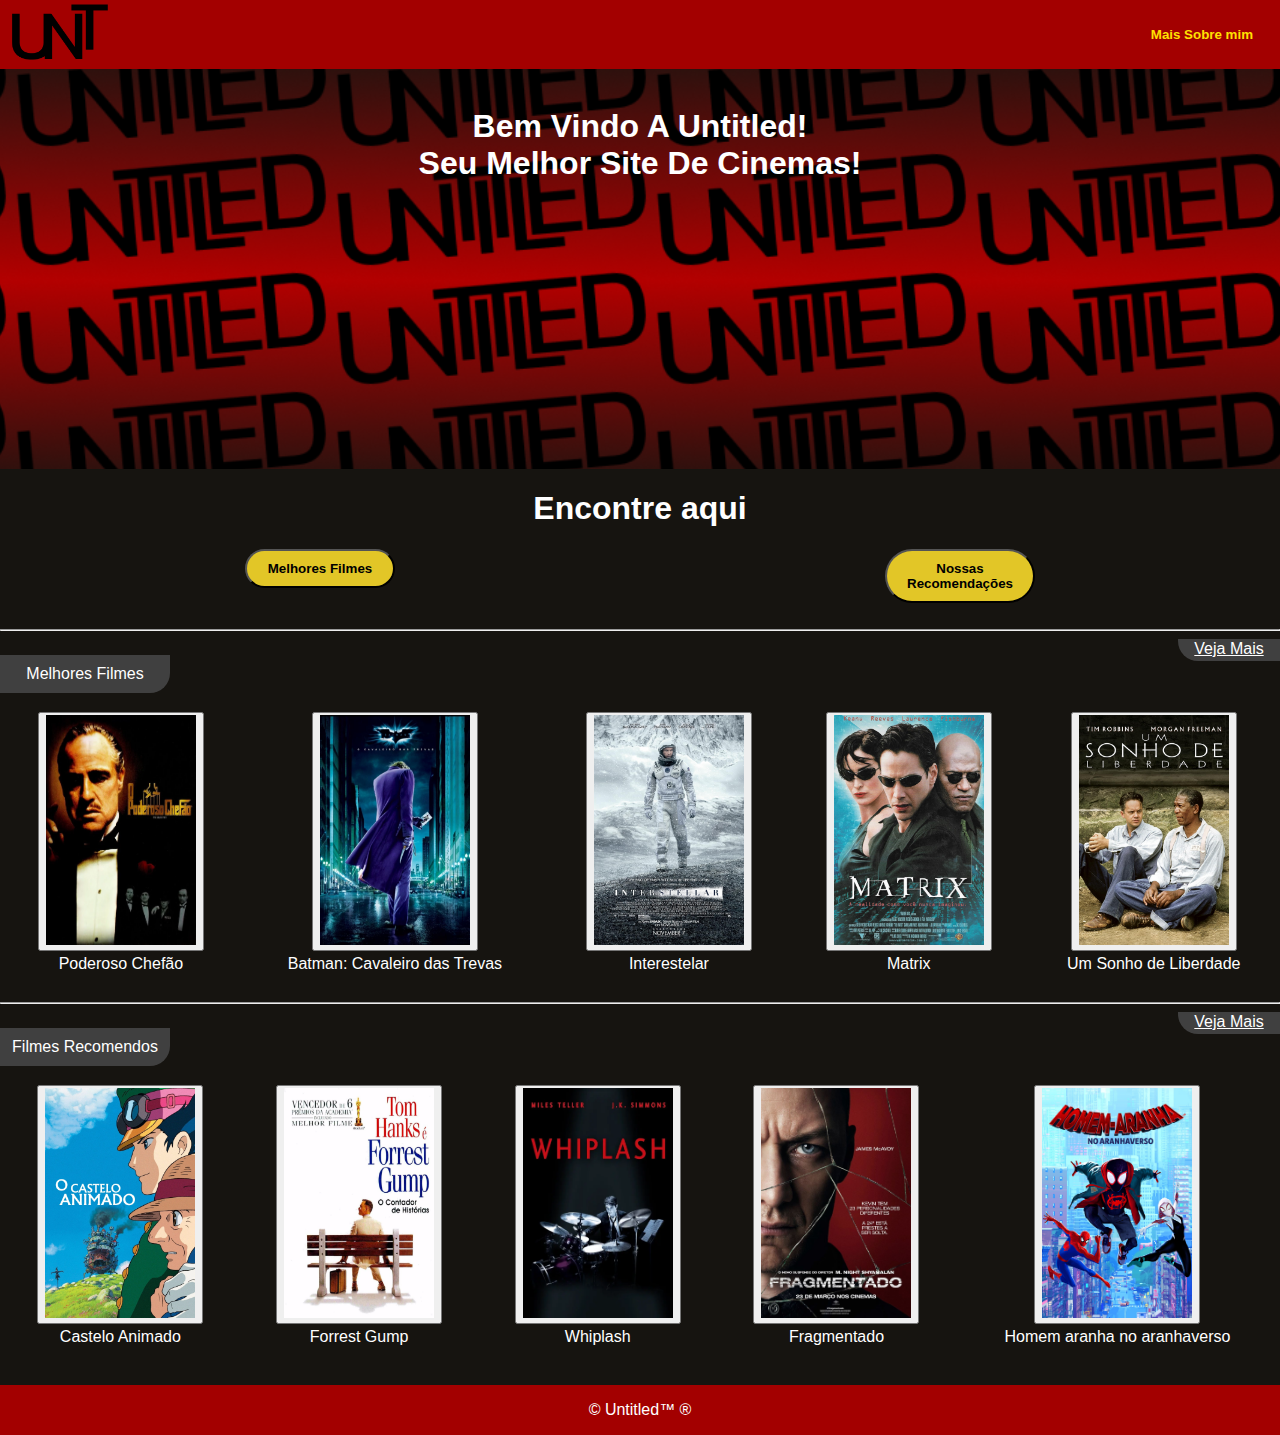
<file: index.html>
<!DOCTYPE html>
<html lang="en">

<head>
    <meta charset="UTF-8">
    <meta name="viewport" content="width=device-width, initial-scale=1.0">
    <link rel="stylesheet" href="style.css">
    <title>Untitled.com</title>
    <link rel="icon" href="./imgs/icon.ico">
</head>

<body>
    <header>
        <div>
            <a href="./index.html">
                <button style="background-color: rgba(0, 0, 0, 0);">
                    <img src="./imgs/UNTITLEDmini.png" , width="100PX">
                </button>
            </a>
        </div>
        <div>
            <a href="sobremim.html"><button id="sobremimButton"><strong>Mais Sobre mim</strong></button></a>
        </div>
    </header>

    <main>
        <div id="welcome">
            <br>
            <h1>Bem vindo a Untitled!
                <br>Seu melhor site de cinemas!
            </h1>
            <h3></h3>
        </div>

        <h1>Encontre aqui</h1>
        <nav>
            <div id="MainButtons">
                <a href="#bestfilms"><button id="Ybutton"><strong>Melhores
                            Filmes</strong></button></a>
                <a href="#recomendados"><button id="Ybutton"><strong>Nossas
                            Recomendações</strong></button></a>
            </div>
        </nav>
        <br>
        <hr>

        <section id="titles">
            <p id="indexTitles">Melhores Filmes</p>
            <a href , id="vejamais">Veja Mais</a>
        </section>

        <div>
            <table border="0" , id="bestfilms">
                <tr>
                    <td><a href="./Filmes/poderosochef.html"><button class="InvButton"><img src="./imgs/poderosochef.webp"
                                    width="150px" , height="230px"></button></a></td>
                    <td><a href="./Filmes/batman.html"><button class="InvButton"><img src="./imgs/batman.jpg"
                                    width="150px" , height="230px"></button></a></td>
                    <td><a href="./Filmes/interetelar.html"><button class="InvButton"><img src="./imgs/interestelar.jpeg"
                                    width="150px" , height="230px"></button></a></td>
                    <td><a href="./Filmes/matrix.html"><button class="InvButton"><img src="./imgs/matrix.jpeg"
                                    width="150px" , height="230px"></button></a></td>
                    <td><a href="./Filmes/sonhoLiberdade.html"><button class="InvButton"><img
                                    src="./imgs/sonho de liberdade.jpg" width="150px" , height="230px"></button></a>
                    </td>
                </tr>
                <tr>
                    <td>Poderoso Chefão</td>
                    <td>Batman: Cavaleiro das Trevas</td>
                    <td>Interestelar</a></td>
                    <td>Matrix</td>
                    <td>Um Sonho de Liberdade</td>
                </tr>
            </table>
        </div>

        <br>
        <hr>

        <section id="titles">
            <p id="indexTitles">Filmes Recomendos</p>
            <a href , id="vejamais">Veja Mais</a>
        </section>
        <table id="recomendados">
            <tr>
                <td><a href="./Filmes/casteloanimado.html"><button class="InvButton"><img src="./imgs/CasteloAnimado.webp"
                                width="150px" , height="230px"></button></a></td>
                <td><a href="./Filmes/forrestgump.html"><button class="InvButton"><img src="./imgs/ForrestGumpPoster.jpg"
                                width="150px" , height="230px"></button></a></td>
                <td><a href="./Filmes/whiplash.html"><button class="InvButton"><img src="./imgs/whiplash.webp" width="150px" ,
                                height="230px"></button></a></td>
                <td><a href="./Filmes/fragmentado.html"><button class="InvButton"><img src="./imgs/Fragmentado.jpg"
                                width="150px" , height="230px"></button></a></td>
                <td><a href="./Filmes/aranhaverso.html"><button class="InvButton"><img src="./imgs/spiderverse.jpg"
                                width="150px" , height="230px"></button></a></td>
            </tr>
            <tr>
                <td>Castelo Animado</td>
                <td>Forrest Gump</td>
                <td>Whiplash</td>
                <td>Fragmentado</td>
                <td>Homem aranha no aranhaverso</td>
            </tr>
        </table>
        <br>
        <br>
    </main>

    <footer>
        <p>&copy Untitled™ &reg</p>
    </footer>
</body>

</html>
</file>
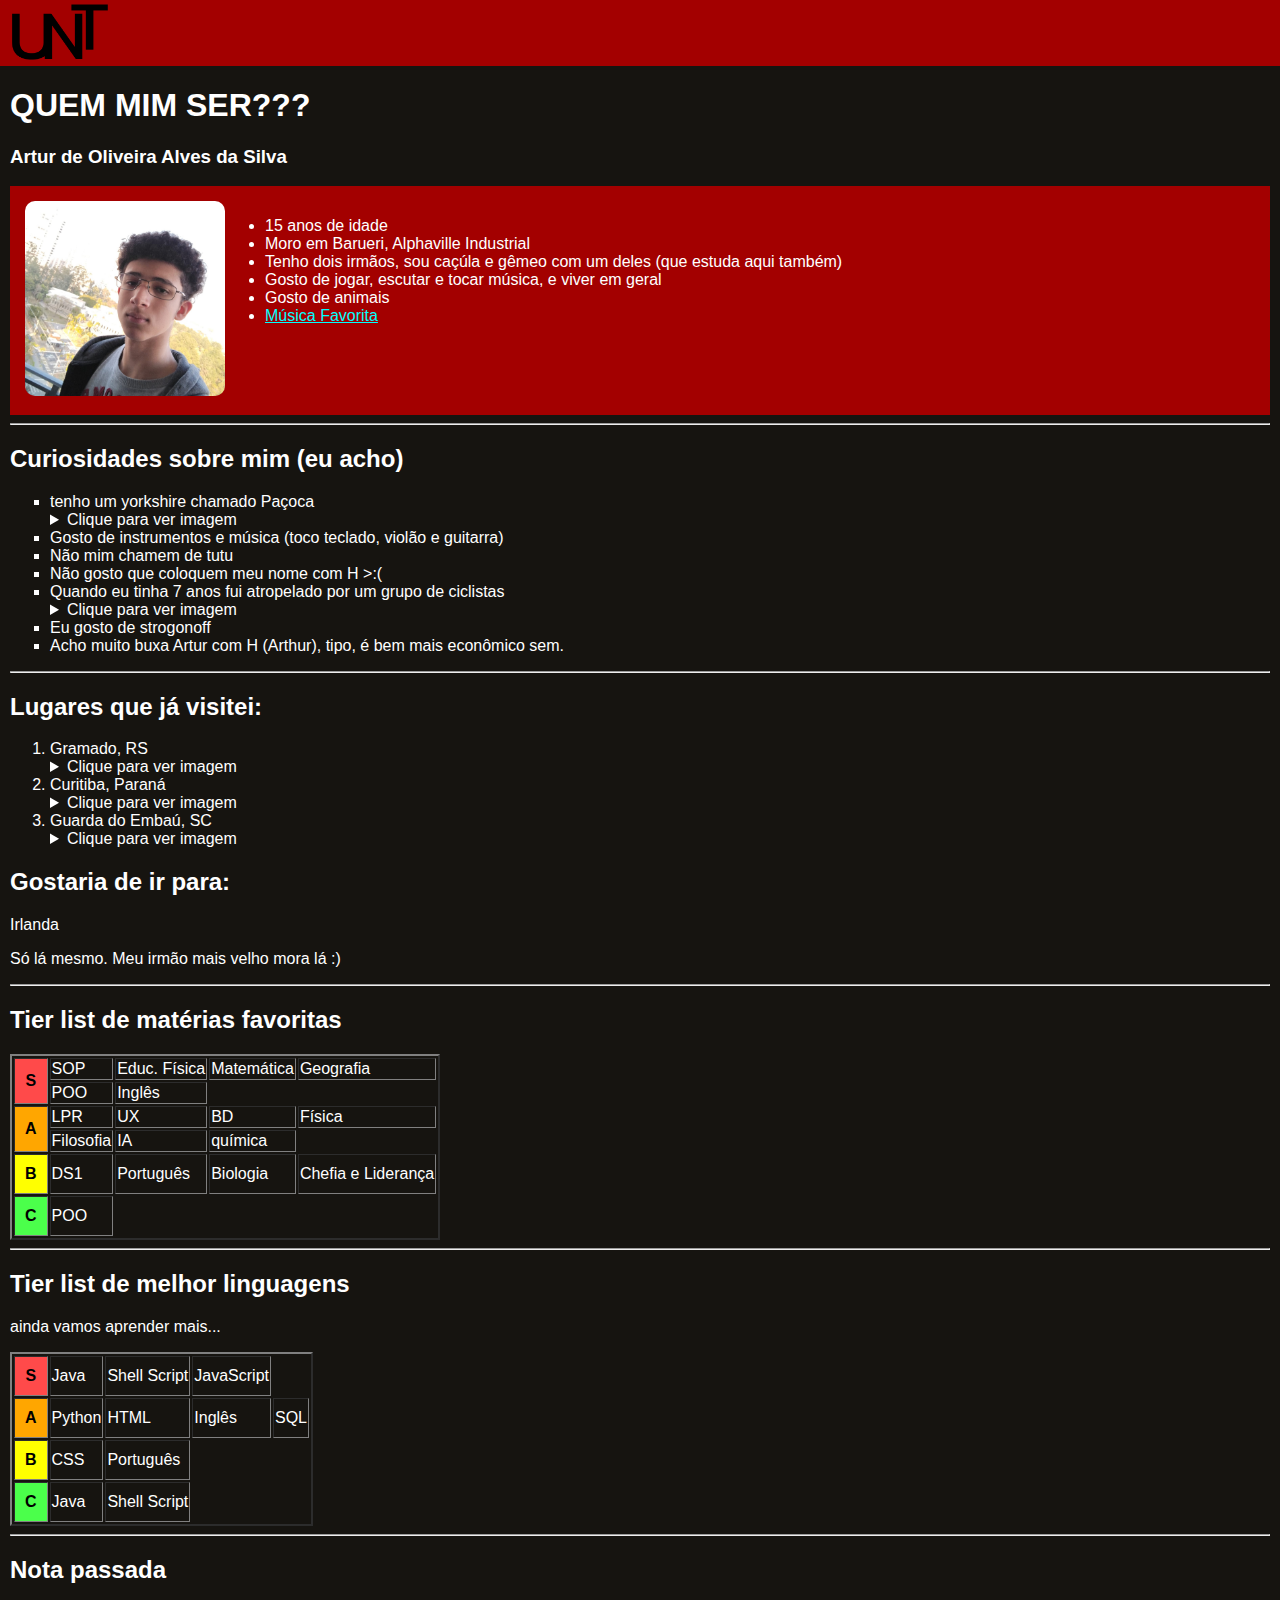
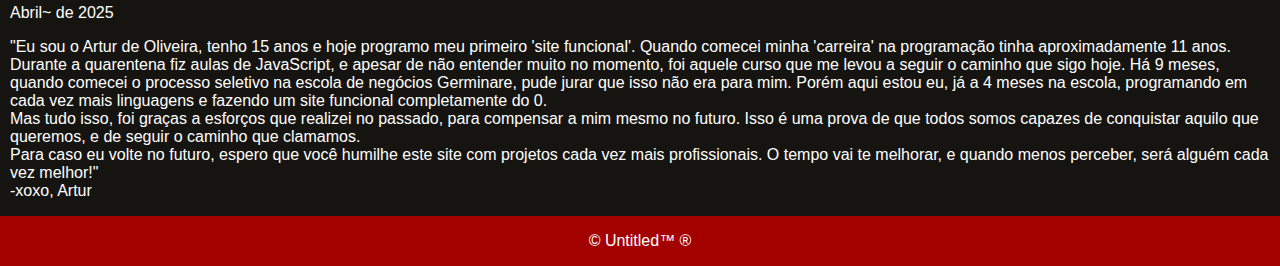
<file: sobremim.html>
<!DOCTYPE html>
<html lang="en">

<head>
    <meta charset="UTF-8">
    <meta name="viewport" content="widtd=device-widtd, initial-scale=1.0">
    <link rel="stylesheet" href="style-sobremim.css">
    <title>Quem sou Eu</title>
</head>

<body>
    <header>
        <nav>
            <a href="index.html">
                <button style="background-color: rgba(0, 0, 0, 0);">
                    <img src="./imgs/UNTITLEDmini.png" , width="100PX">
                </button>
            </a>
        </nav>
    </header>

    <main>
        <h1>QUEM MIM SER???</h1>
        <h3>Artur de Oliveira Alves da Silva</h3>
        <div id="card">
            <div>
                <abbr title="mim"><img src="imgs/foto.jpg" width="200px" id="foto"></abbr>
            </div>
            <div>
                <ul>
                    <li>15 anos de idade</li>
                    <li>Moro em Barueri, Alphaville Industrial</li>
                    <li>
                        Tenho dois irmãos, sou caçúla e gêmeo com um deles (que estuda
                        aqui também)
                    </li>
                    <li>Gosto de jogar, escutar e tocar música, e viver em geral</li>
                    <li>Gosto de animais</li>
                    <li><a href="https://youtu.be/dQw4w9WgXcQ" style="color: aqua;">Música Favorita</a></li>
                </ul>
            </div>
        </div>

        <hr>
        <h2>Curiosidades sobre mim (eu acho)</h2>
        <ul type="square">
            <li>tenho um yorkshire chamado Paçoca</li>
            <details>
                <summary>Clique para ver imagem</summary><img class="imagem" src="./imgs/pacoca.png" alt>
            </details>
            <li>Gosto de instrumentos e música (toco teclado, violão e
                guitarra)</li>
            <li>Não mim chamem de tutu</li>
            <li>Não gosto que coloquem meu nome com H >:(</li>
            <li>Quando eu tinha 7 anos fui atropelado por um grupo de
                ciclistas</li>
            <details>
                <summary>Clique para ver imagem</summary><img class="imagem" src="./imgs/ugh.webp" alt>
            </details>
            <li>Eu gosto de strogonoff</li>
            <li>Acho muito buxa Artur com H (Arthur), tipo, é bem mais econômico
                sem.</li>
        </ul>
        <hr>
        <h2>Lugares que já visitei:</h2>
        <ol>
            <li>Gramado, RS</li>
            <details>
                <summary>Clique para ver imagem</summary>
                <img src="./imgs/gramado.jpg" class="imagem">
            </details>
            <li>Curitiba, Paraná</li>
            <details>
                <summary>Clique para ver imagem</summary>
                <img src="./imgs/jardim_botanico_foto_rdziura-0424.jpg" class="imagem">
            </details>
            <li>Guarda do Embaú, SC</li>
            <details>
                <summary>Clique para ver imagem</summary>
                <img src="./imgs/guarda_do_embau.png" class="imagem">
            </details>
        </ol>
        <h2>Gostaria de ir para:</h2>
        <li>Irlanda</li>
        <p>Só lá mesmo. Meu irmão mais velho mora lá :)
        </p>
        <hr>
        <h2>Tier list de matérias favoritas</h2>
        <table border="2" class="tierlist">
            <tr>
                <th rowspan="2" id="tierS" class="tiers">S</th>
                <td>SOP</td>
                <td>Educ. Física</td>
                <td>Matemática</td>
                <td>Geografia</td>
            </tr>
            <tr>
                <td>POO</td>
                <td>Inglês</td>
            </tr>
            <tr>
                <th rowspan="2" id="tierA" class="tiers">A</th>
                <td>LPR</td>
                <td>UX</td>
                <td>BD</td>
                <td>Física</td>

            </tr>
            <tr>
                <td>Filosofia</td>
                <td>IA</td>
                <td>química</td>
            </tr>
            <tr>
                <th id="tierB" class="tiers">B</th>
                <td>DS1</td>
                <td>Português</td>
                <td>Biologia</td>
                <td>Chefia e Liderança</td>
            </tr>
            <tr>
                <th id="tierC" class="tiers">C</th>
                <td>POO</td>
            </tr>
        </table>
        <hr>
        <h2>Tier list de melhor linguagens</h2>
        <p>ainda vamos aprender mais...</p>
        <table border="2" class="tierlist">
            <tr>
                <th id="tierS" class="tiers">S</th>
                <td>Java</td>
                <td>Shell Script</td>
                <td>JavaScript</td>
            </tr>
            <tr>
                <th id="tierA" class="tiers">A</th>
                <td>Python</td>
                <td>HTML</td>
                <td>Inglês</td>
                <td>SQL</td>
            </tr>
            <tr>
                <th id="tierB" class="tiers">B</th>
                <td>CSS</td>
                <td>Português</td>
            </tr>
            <tr>
                <th id="tierC" class="tiers">C</th>
                <td>Java</td>
                <td>Shell Script</td>
            </tr>
        </table>
        <hr>
        <h2>Nota passada</h2>
        <p>Abril~ de 2025</p>
        <p>"Eu sou o Artur de Oliveira, tenho 15 anos e hoje programo meu
            primeiro 'site funcional'. Quando comecei minha 'carreira'
            na programação tinha aproximadamente 11 anos. Durante a
            quarentena fiz aulas de JavaScript, e apesar de não entender
            muito no momento, foi aquele curso que me levou a seguir o
            caminho que sigo hoje. Há 9 meses, quando comecei o processo
            seletivo na escola de negócios Germinare, pude jurar que
            isso não era para mim. Porém aqui estou eu, já a 4 meses na
            escola, programando em cada vez mais linguagens e fazendo um
            site funcional completamente do 0. <br>Mas tudo isso, foi
            graças a esforços que realizei no passado, para compensar a
            mim mesmo no futuro. Isso é uma prova de que todos somos
            capazes de conquistar aquilo que queremos, e de seguir o
            caminho que clamamos. <br>Para caso eu volte no futuro,
            espero que você humilhe este site com projetos cada vez mais
            profissionais. O tempo vai te melhorar, e quando menos
            perceber, será alguém cada vez melhor!"<br>-xoxo, Artur</p>
    </main>
    <footer>
        <p>&copy Untitled™ &reg</p>
    </footer>
</body>

</html>
</file>
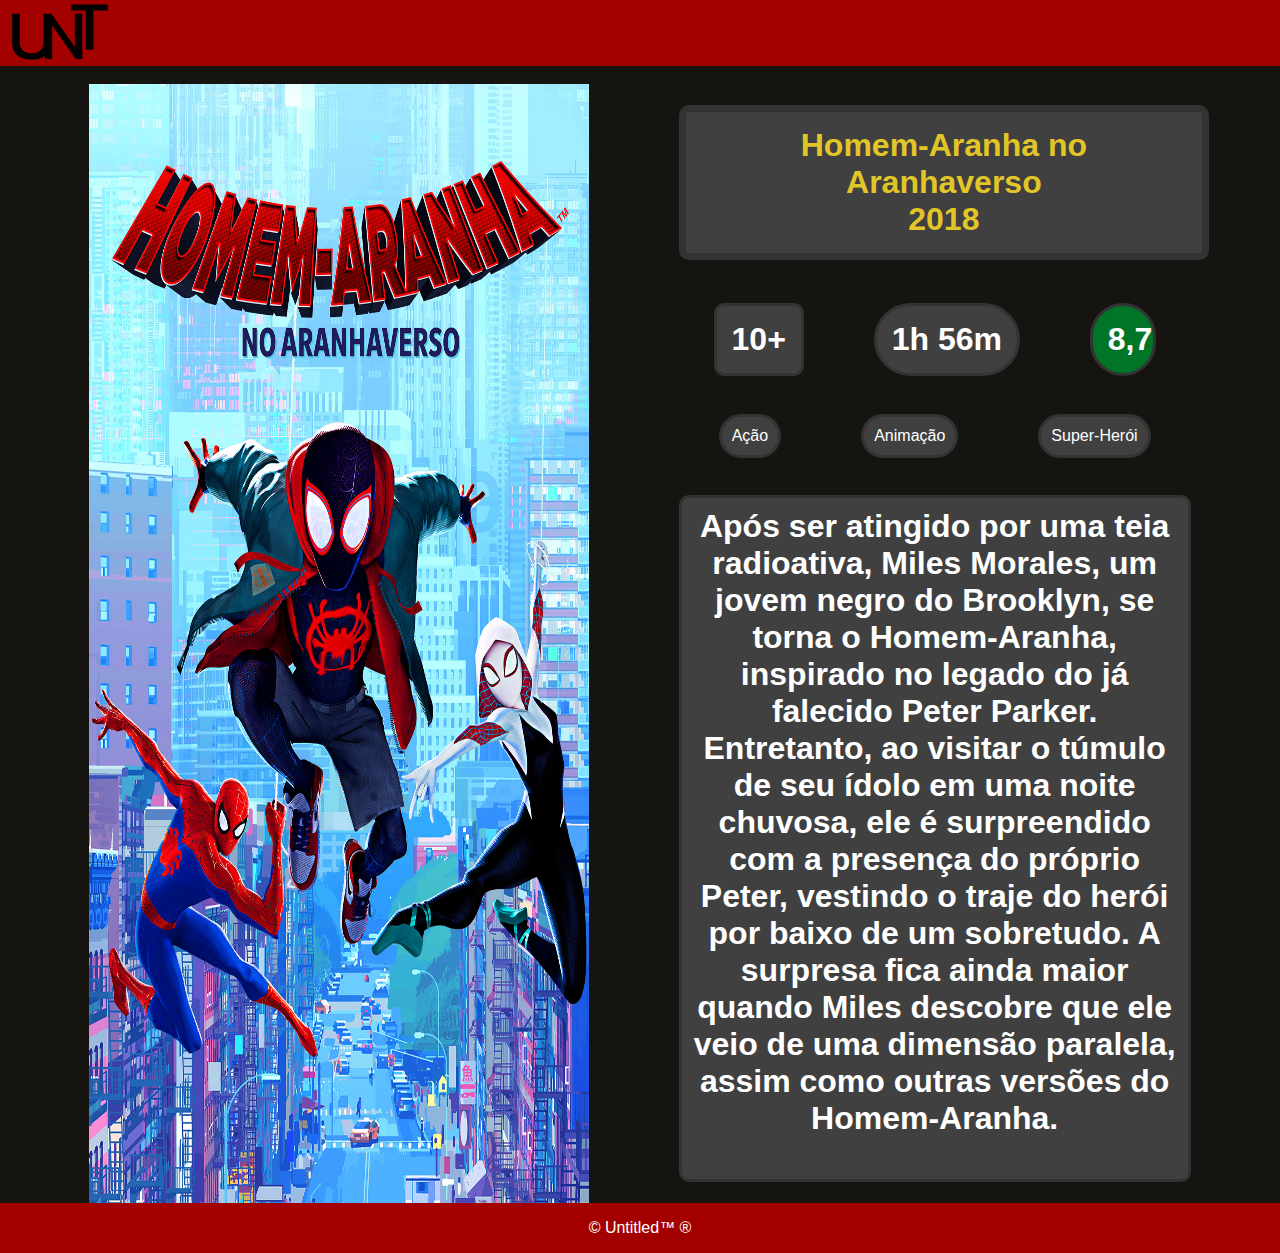
<file: Filmes/aranhaverso.html>
<!DOCTYPE html>
<html lang="en">

<head>
    <meta charset="UTF-8">
    <meta name="viewport" content="width=device-width, initial-scale=1.0">
    <title>Homem-Aranha no Aranhaverso</title>
    <link rel="stylesheet" href="../style.css">
    <link rel="icon" href="../imgs/icon.ico">
</head>

<body>
    <header>
        <a href="../index.html">
            <button style="background-color: rgba(0, 0, 0, 0);">
                <img src="../imgs/UNTITLEDmini.png" , width="100PX">
            </button>
        </a>

    </header>
    <br>
    <main>

        <div id="divonaBase">
            <img src="../imgs/spiderverse.jpg" class="banner">

            <section style="width: 40%;">
                <h1 id="title">Homem-Aranha no Aranhaverso <br>2018</h1>
                <div id="row">
                    <h1 id="ageRate">10+</h1>
                    <h1 id="tempo">1h 56m</h1>
                    <h1 id="nota">8,7</h1>
                </div>
                <div id="row">
                    <p id="genero">Ação</p>
                    <p id="genero">Animação</p>
                    <p id="genero">Super-Herói</p>
                </div>
                <h1 id="sinopse">Após ser atingido por uma teia radioativa, Miles Morales, um jovem negro do Brooklyn,
                    se torna o Homem-Aranha, inspirado no legado do já falecido Peter Parker. Entretanto, ao visitar o
                    túmulo de seu ídolo em uma noite chuvosa, ele é surpreendido com a presença do próprio Peter,
                    vestindo o traje do herói por baixo de um sobretudo. A surpresa fica ainda maior quando Miles
                    descobre que ele veio de uma dimensão paralela, assim como outras versões do Homem-Aranha.</p>
            </section>
        </div>


    </main>

    <footer>
        <p>&copy Untitled™ &reg</p>
    </footer>
</body>

</html>
</file>
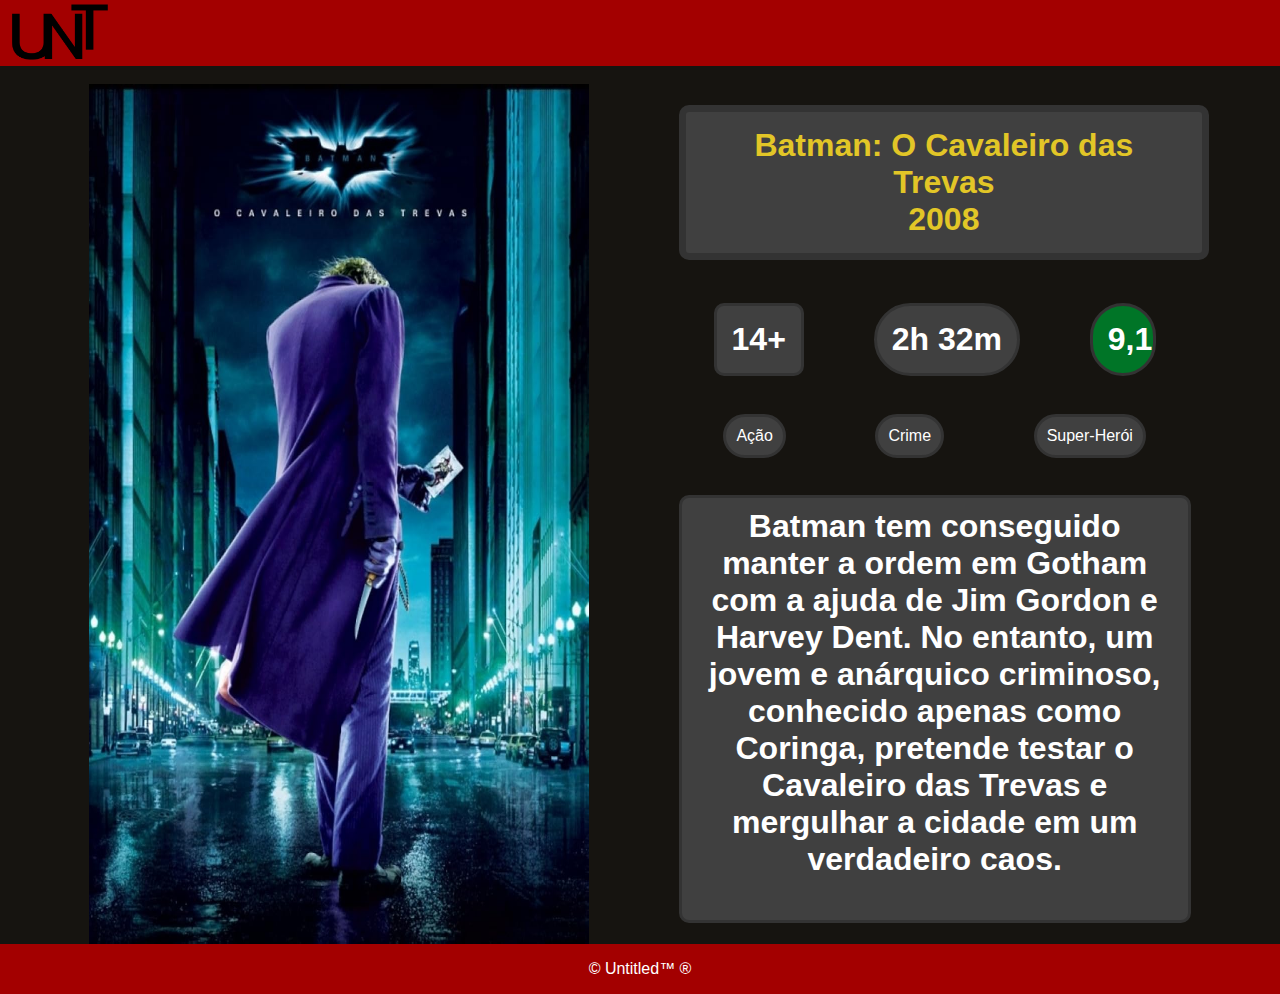
<file: Filmes/batman.html>
<!DOCTYPE html>
<html lang="en">

<head>
    <meta charset="UTF-8">
    <meta name="viewport" content="width=device-width, initial-scale=1.0">
    <title>Batman: O Cavaleiro das Trevas</title>
    <link rel="stylesheet" href="../style.css">
    <link rel="icon" href="../imgs/icon.ico">
</head>

<body>
    <header>
        <a href="../index.html">
            <button style="background-color: rgba(0, 0, 0, 0);">
                <img src="../imgs/UNTITLEDmini.png" , width="100PX">
            </button>
        </a>

    </header>
    <br>
    <main>

        <div id="divonaBase">
            <img src="../imgs/batman.jpg" class="banner">

            <section style="width: 40%;">
                <h1 id="title">Batman: O Cavaleiro das Trevas<br>2008</h1>
                <div id="row">
                    <h1 id="ageRate">14+</h1>
                    <h1 id="tempo">2h 32m</h1>
                    <h1 id="nota">9,1</h1>
                </div>
                <div id="row">
                    <p id="genero">Ação</p>
                    <p id="genero">Crime</p>
                    <p id="genero">Super-Herói</p>
                </div>
                <h1 id="sinopse">Batman tem conseguido manter a ordem em Gotham com a ajuda de Jim Gordon e Harvey Dent.
                    No entanto, um jovem e anárquico criminoso, conhecido apenas como Coringa, pretende testar o
                    Cavaleiro das Trevas e mergulhar a cidade em um verdadeiro caos.</p>
            </section>
        </div>


    </main>

    <footer>
        <p>&copy Untitled™ &reg</p>
    </footer>
</body>

</html>
</file>
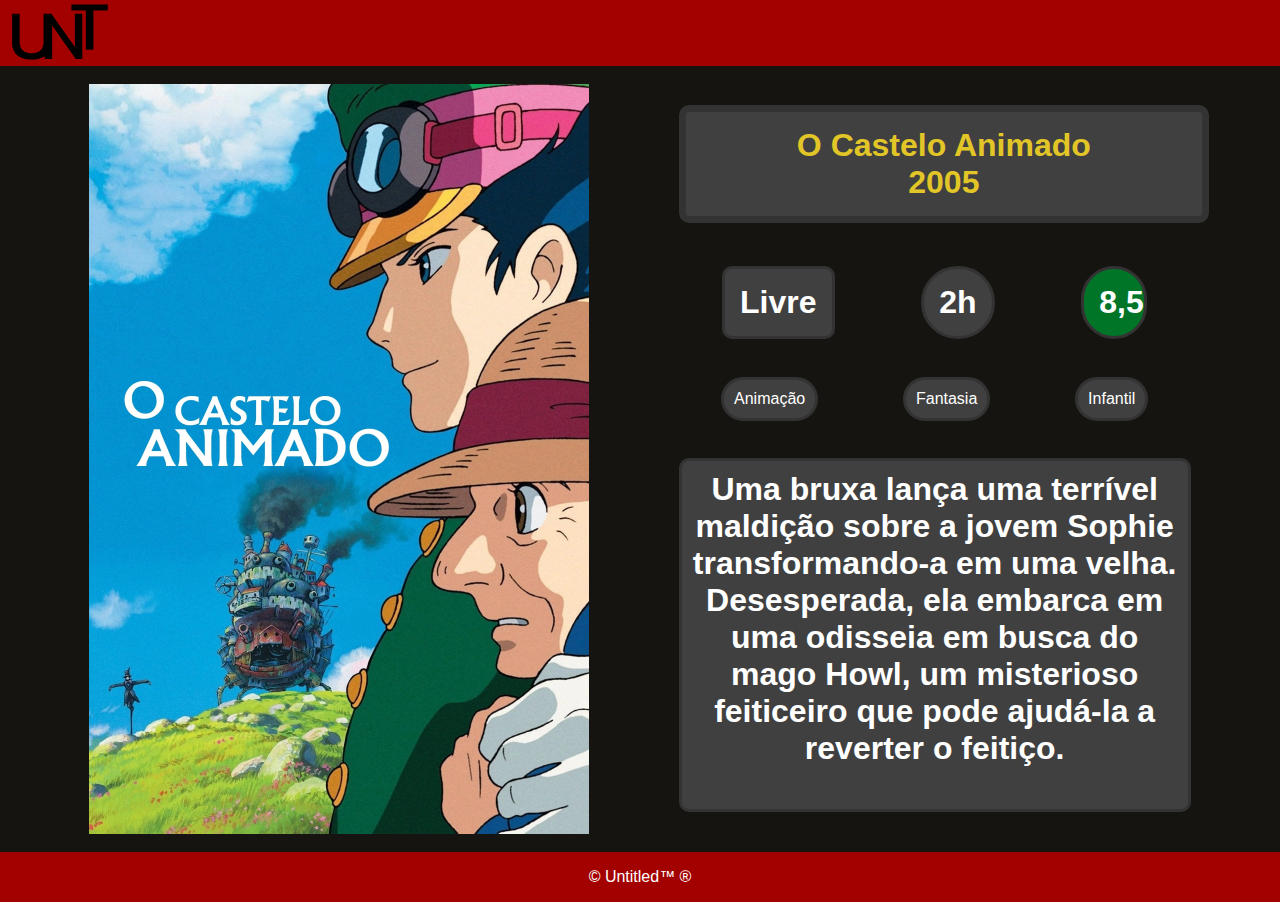
<file: Filmes/casteloanimado.html>
<!DOCTYPE html>
<html lang="en">

<head>
    <meta charset="UTF-8">
    <meta name="viewport" content="width=device-width, initial-scale=1.0">
    <title>Castelo Animado</title>
    <link rel="stylesheet" href="../style.css">
    <link rel="icon" href="../imgs/icon.ico">
</head>

<body>
    <header>
        <a href="../index.html">
            <button style="background-color: rgba(0, 0, 0, 0);">
                <img src="../imgs/UNTITLEDmini.png" , width="100PX">
            </button>
        </a>

    </header>
    <br>
    <main>

        <div id="divonaBase">
            <img src="../imgs/CasteloAnimado.webp" class="banner">

            <section style="width: 40%;">
                <h1 id="title">O Castelo Animado<br>2005</h1>
                <div id="row">
                    <h1 id="ageRate">Livre</h1>
                    <h1 id="tempo">2h</h1>
                    <h1 id="nota">8,5</h1>
                </div>
                <div id="row">
                    <p id="genero">Animação</p>
                    <p id="genero">Fantasia</p>
                    <p id="genero">Infantil</p>

                </div>
                <h1 id="sinopse">Uma bruxa lança uma terrível maldição sobre a jovem Sophie transformando-a em uma velha. Desesperada,
                    ela embarca em uma odisseia em busca do mago Howl, um misterioso feiticeiro que pode ajudá-la a
                    reverter o feitiço.</p>
            </section>
        </div>




    </main>
<br>
    <footer>
        <p>&copy Untitled™ &reg</p>
    </footer>
</body>

</html>
</file>
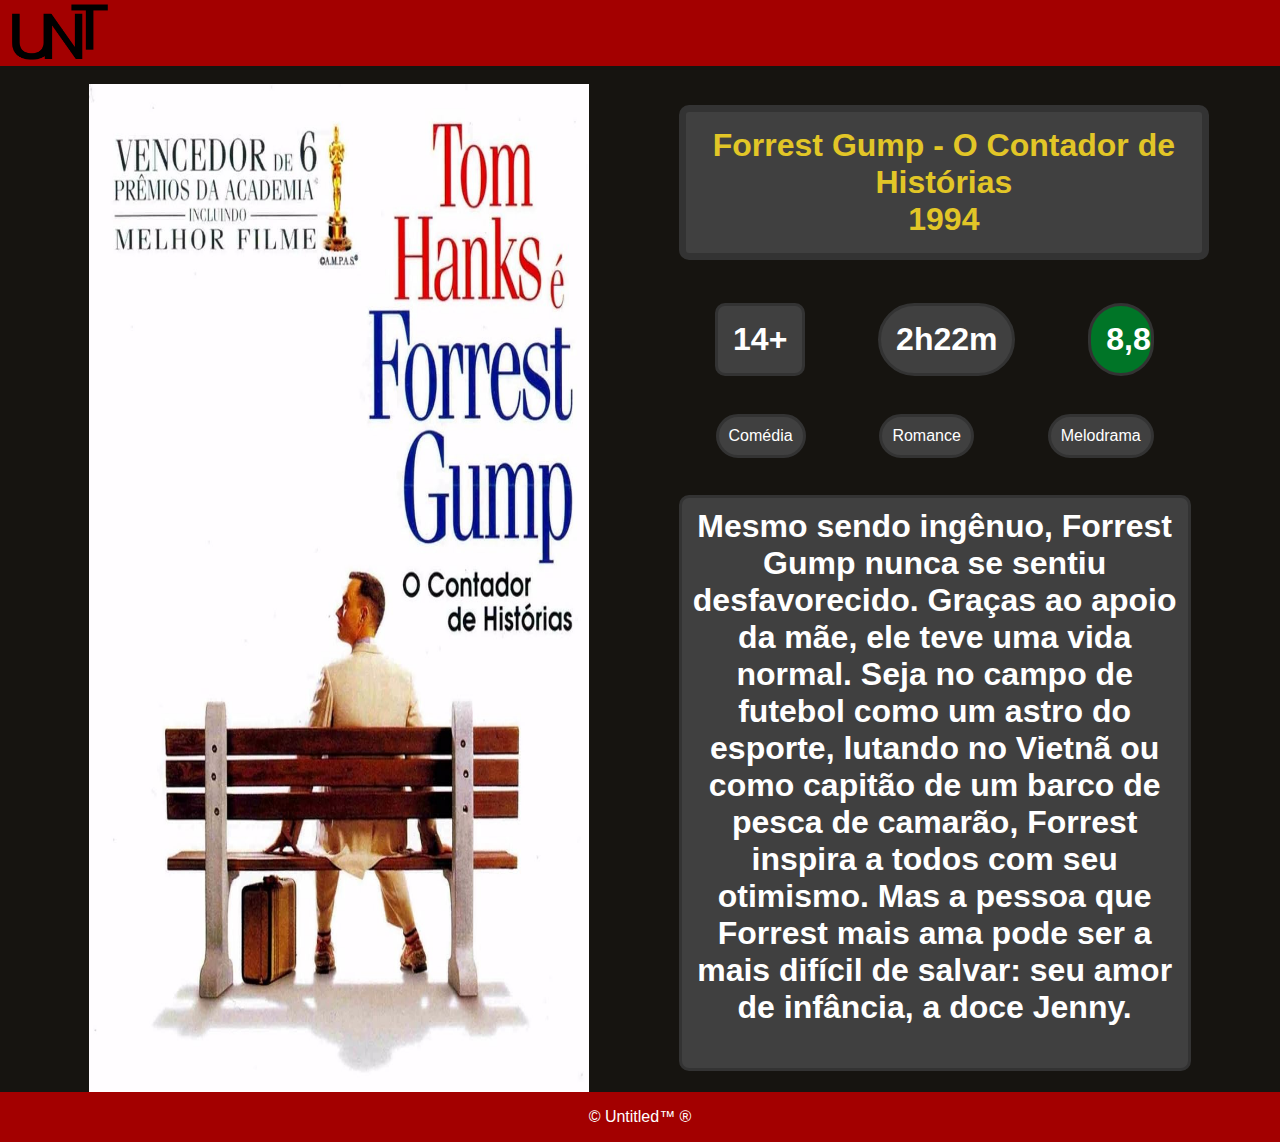
<file: Filmes/forrestgump.html>
<!DOCTYPE html>
<html lang="en">

<head>
    <meta charset="UTF-8">
    <meta name="viewport" content="width=device-width, initial-scale=1.0">
    <title>Forrest Gump</title>
    <link rel="stylesheet" href="../style.css">
    <link rel="icon" href="../imgs/icon.ico">
</head>

<body>
    <header>
        <a href="../index.html">
            <button style="background-color: rgba(0, 0, 0, 0);">
                <img src="../imgs/UNTITLEDmini.png" , width="100PX">
            </button>
        </a>

    </header>
    <br>
    <main>

        <div id="divonaBase">
            <img src="../imgs/ForrestGumpPoster.jpg" class="banner">

            <section style="width: 40%;">
                <h1 id="title">Forrest Gump - O Contador de Histórias<br>1994</h1>
                <div id="row">
                    <h1 id="ageRate">14+</h1>
                    <h1 id="tempo">2h22m</h1>
                    <h1 id="nota">8,8</h1>
                </div>
                <div id="row">
                    <p id="genero">Comédia</p>
                    <p id="genero">Romance</p>
                    <p id="genero">Melodrama</p>
                </div>
                <h1 id="sinopse">Mesmo sendo ingênuo, Forrest Gump nunca se sentiu desfavorecido. Graças ao apoio da
                    mãe, ele teve uma vida normal. Seja no campo de futebol como um astro do esporte, lutando no Vietnã
                    ou como capitão de um barco de pesca de camarão, Forrest inspira a todos com seu otimismo. Mas a
                    pessoa que Forrest mais ama pode ser a mais difícil de salvar: seu amor de infância, a doce Jenny.
                    </p>
            </section>
        </div>


    </main>

    <footer>
        <p>&copy Untitled™ &reg</p>
    </footer>
</body>

</html>
</file>
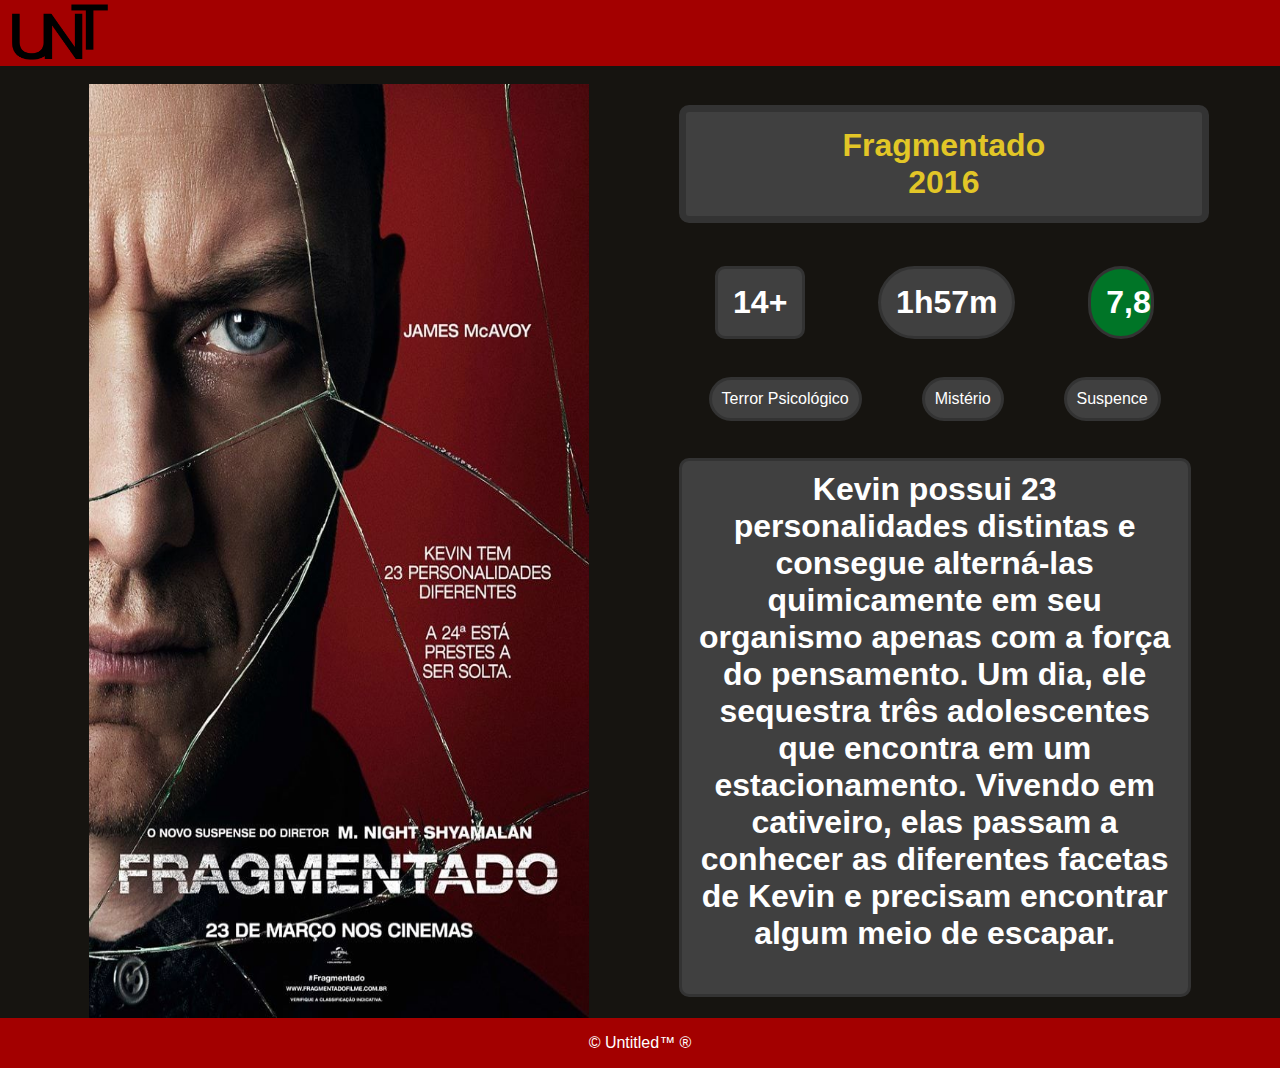
<file: Filmes/fragmentado.html>
<!DOCTYPE html>
<html lang="en">

<head>
    <meta charset="UTF-8">
    <meta name="viewport" content="width=device-width, initial-scale=1.0">
    <title>Fragmentado</title>
    <link rel="stylesheet" href="../style.css">
    <link rel="icon" href="../imgs/icon.ico">
</head>

<body>
    <header>
        <a href="../index.html">
            <button style="background-color: rgba(0, 0, 0, 0);">
                <img src="../imgs/UNTITLEDmini.png" , width="100PX">
            </button>
        </a>

    </header>
    <br>
    <main>

        <div id="divonaBase">
            <img src="../imgs/Fragmentado.jpg" class="banner">

            <section style="width: 40%;">
                <h1 id="title">Fragmentado<br>2016</h1>
                <div id="row">
                    <h1 id="ageRate">14+</h1>
                    <h1 id="tempo">1h57m</h1>
                    <h1 id="nota">7,8</h1>
                </div>
                <div id="row">
                    <p id="genero">Terror Psicológico</p>
                    <p id="genero">Mistério</p>
                    <p id="genero">Suspence</p>
                </div>
                <h1 id="sinopse">Kevin possui 23 personalidades distintas e consegue alterná-las quimicamente em seu
                    organismo apenas com a força do pensamento. Um dia, ele sequestra três adolescentes que encontra em
                    um estacionamento. Vivendo em cativeiro, elas passam a conhecer as diferentes facetas de Kevin e
                    precisam encontrar algum meio de escapar.
                    </p>
            </section>
        </div>


    </main>

    <footer>
        <p>&copy Untitled™ &reg</p>
    </footer>
</body>

</html>
</file>
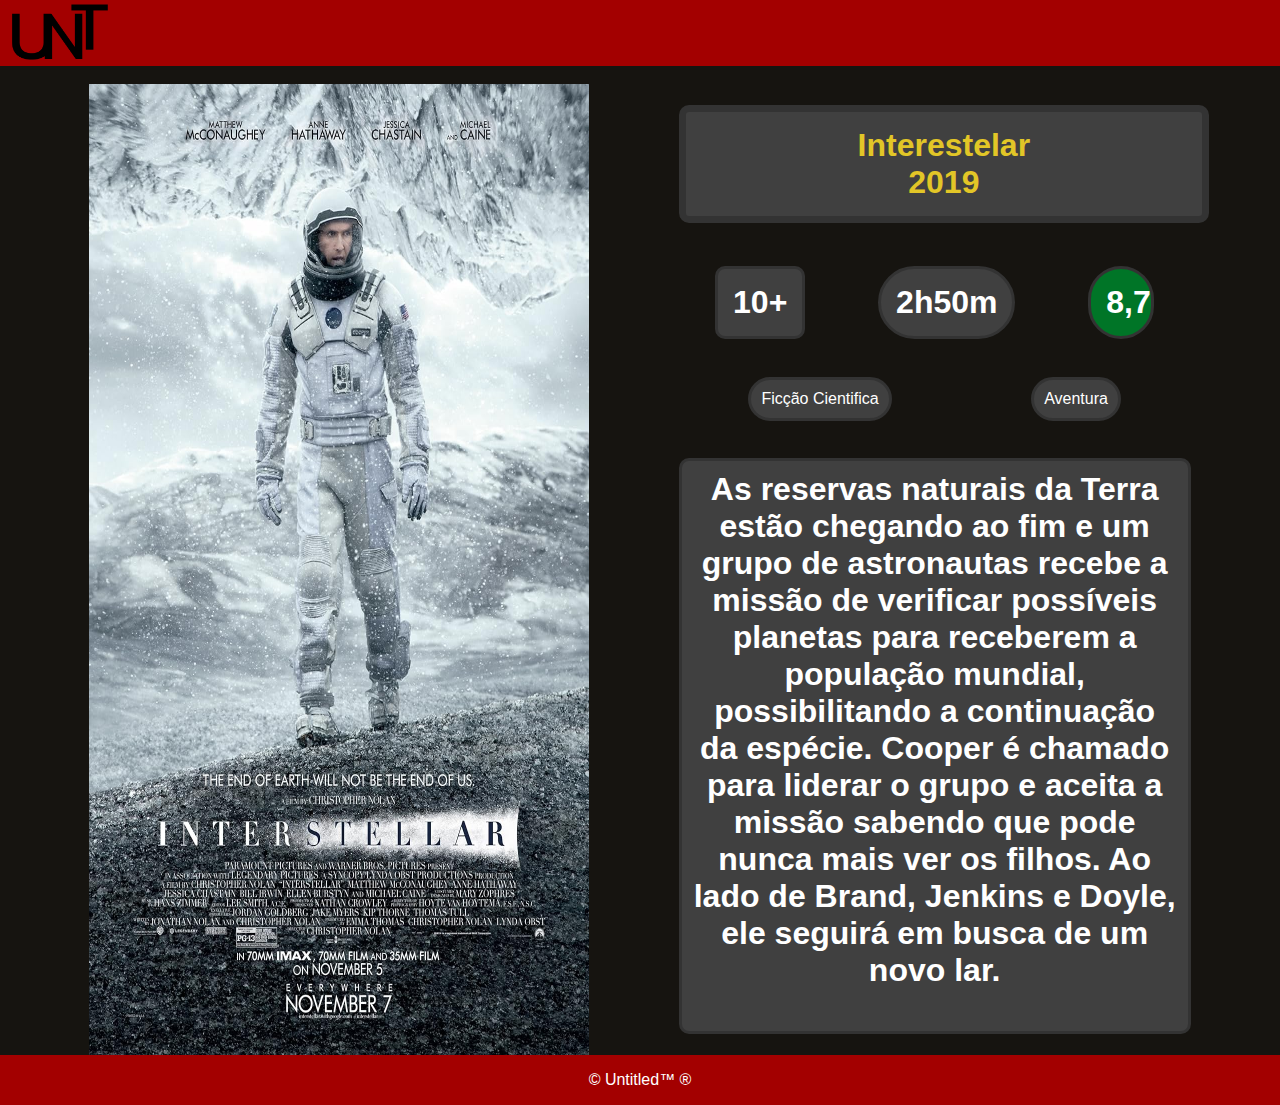
<file: Filmes/interetelar.html>
<!DOCTYPE html>
<html lang="en">

    <head>
        <meta charset="UTF-8">
        <meta name="viewport" content="width=device-width, initial-scale=1.0">
        <title>Interestelar</title>
    <link rel="stylesheet" href="../style.css">
    <link rel="icon" href="../imgs/icon.ico">
</head>

<body>
    <header>
        <a href="../index.html">
            <button style="background-color: rgba(0, 0, 0, 0);">
                <img src="../imgs/UNTITLEDmini.png" , width="100PX">
            </button>
        </a>

    </header>
        <br>
        <main>

            <div id="divonaBase">
                <img src="../imgs/interestelar.jpeg" class="banner">

                <section style="width: 40%;">
                    <h1 id="title">Interestelar<br>2019</h1>
                    <div id="row">
                        <h1 id="ageRate">10+</h1>
                        <h1 id="tempo">2h50m</h1>
                        <h1 id="nota">8,7</h1>
                    </div>
                    <div id="row">
                        <p id="genero">Ficção Cientifica</p>
                        <p id="genero">Aventura</p>
                    </div>
                    <h1 id="sinopse">As reservas naturais da Terra estão
                        chegando ao fim e um grupo de astronautas recebe a
                        missão de verificar possíveis planetas para receberem a
                        população mundial, possibilitando a continuação da
                        espécie. Cooper é chamado para liderar o grupo e aceita
                        a missão sabendo que pode nunca mais ver os filhos. Ao
                        lado de Brand, Jenkins e Doyle, ele seguirá em busca de
                        um novo lar.</p>
                </section>
            </div>

        </main>

        <footer>
            <p>&copy Untitled™ &reg</p>
        </footer>
    </body>

</html>
</file>
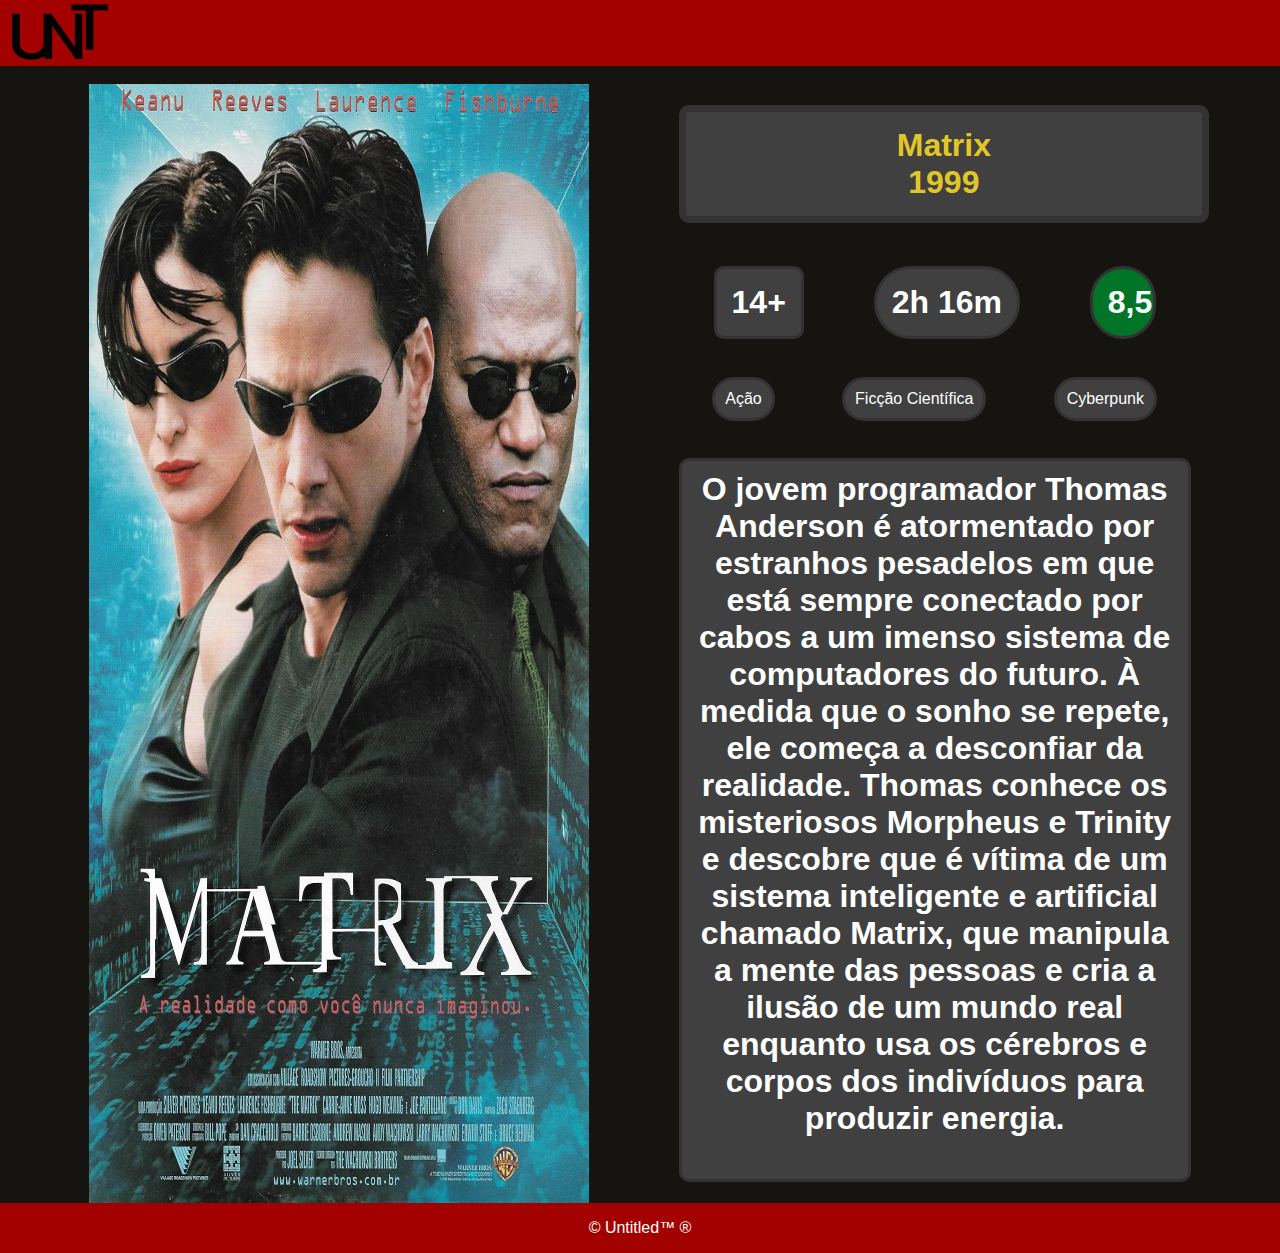
<file: Filmes/matrix.html>
<!DOCTYPE html>
<html lang="en">

<head>
    <meta charset="UTF-8">
    <meta name="viewport" content="width=device-width, initial-scale=1.0">
    <title>Matrix</title>
    <link rel="stylesheet" href="../style.css">
    <link rel="icon" href="../imgs/icon.ico">
</head>

<body>
    <header>
        <a href="../index.html">
            <button style="background-color: rgba(0, 0, 0, 0);">
                <img src="../imgs/UNTITLEDmini.png" , width="100PX">
            </button>
        </a>

    </header>
    <br>
    <main>

        <div id="divonaBase">
            <img src="../imgs/matrix.jpeg" class="banner">

            <section style="width: 40%;">
                <h1 id="title">Matrix<br>1999</h1>
                <div id="row">
                    <h1 id="ageRate">14+</h1>
                    <h1 id="tempo">2h 16m</h1>
                    <h1 id="nota">8,5</h1>
                </div>
                <div id="row">
                    <p id="genero">Ação</p>
                    <p id="genero">Ficção Científica</p>
                    <p id="genero">Cyberpunk</p>
                </div>
                <h1 id="sinopse">O jovem programador Thomas Anderson é atormentado por estranhos pesadelos em que está
                    sempre conectado por cabos a um imenso sistema de computadores do futuro. À medida que o sonho se
                    repete, ele começa a desconfiar da realidade. Thomas conhece os misteriosos Morpheus e Trinity e
                    descobre que é vítima de um sistema inteligente e artificial chamado Matrix, que manipula a mente
                    das pessoas e cria a ilusão de um mundo real enquanto usa os cérebros e corpos dos indivíduos para
                    produzir energia.</p>
            </section>
        </div>


    </main>

    <footer>
        <p>&copy Untitled™ &reg</p>
    </footer>
</body>

</html>
</file>
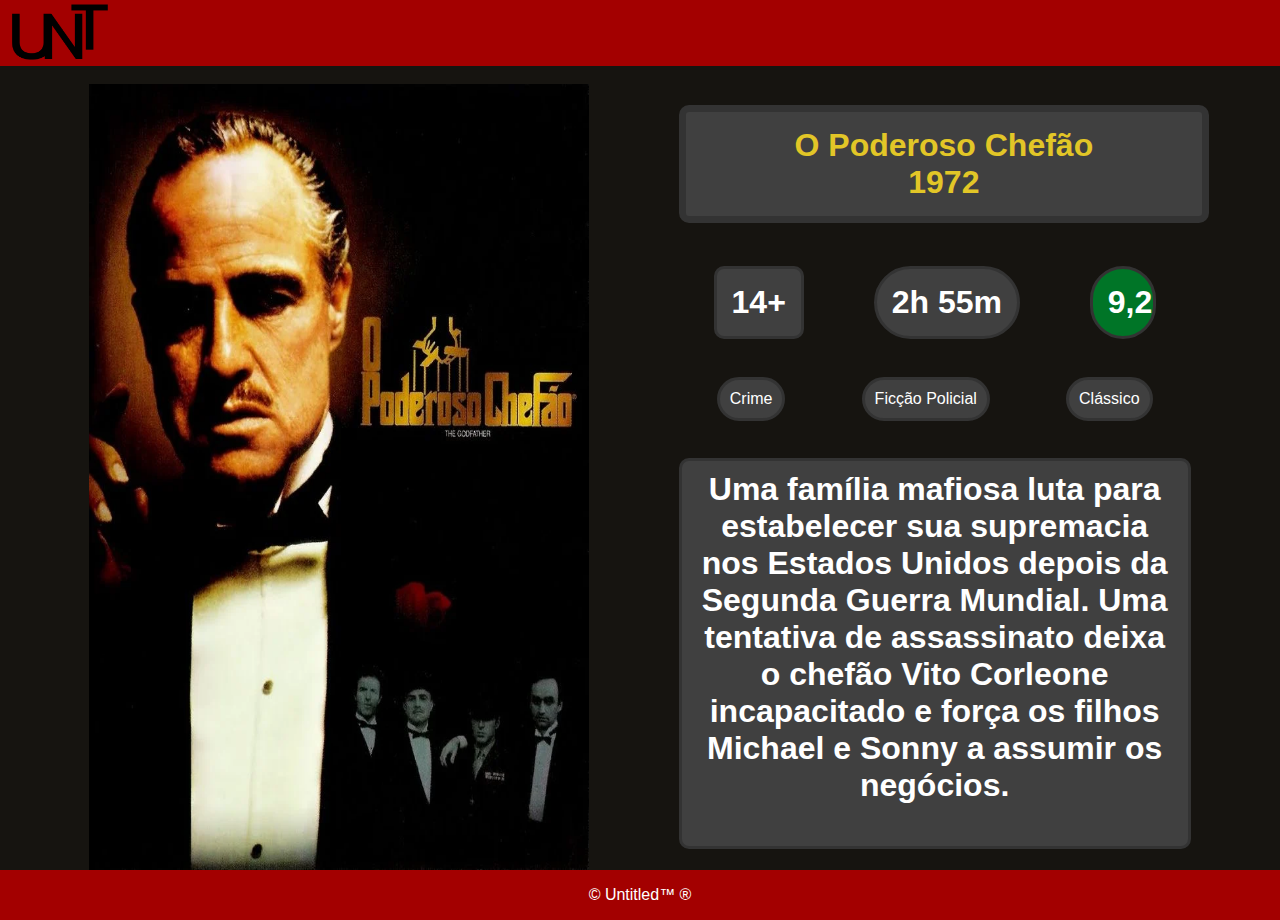
<file: Filmes/poderosochef.html>
<!DOCTYPE html>
<html lang="en">

<head>
    <meta charset="UTF-8">
    <meta name="viewport" content="width=device-width, initial-scale=1.0">
    <title>O Poderoso Chefão</title>
    <link rel="stylesheet" href="../style.css">
    <link rel="icon" href="../imgs/icon.ico">
</head>

<body>
    <header>
        <a href="../index.html">
            <button style="background-color: rgba(0, 0, 0, 0);">
                <img src="../imgs/UNTITLEDmini.png" , width="100PX">
            </button>
        </a>

    </header>
    <br>
    <main>

        <div id="divonaBase">
            <img src="../imgs/poderosochef.webp" class="banner">

            <section style="width: 40%;">
                <h1 id="title">O Poderoso Chefão<br>1972</h1>
                <div id="row">
                    <h1 id="ageRate">14+</h1>
                    <h1 id="tempo">2h 55m</h1>
                    <h1 id="nota">9,2</h1>
                </div>
                <div id="row">
                    <p id="genero">Crime</p>
                    <p id="genero">Ficção Policial</p>
                    <p id="genero">Clássico</p>
                </div>
                <h1 id="sinopse">Uma família mafiosa luta para estabelecer sua supremacia nos Estados Unidos depois da
                    Segunda Guerra Mundial. Uma tentativa de assassinato deixa o chefão Vito Corleone incapacitado e
                    força os filhos Michael e Sonny a assumir os negócios.</p>
            </section>
        </div>


    </main>

    <footer>
        <p>&copy Untitled™ &reg</p>
    </footer>
</body>

</html>
</file>
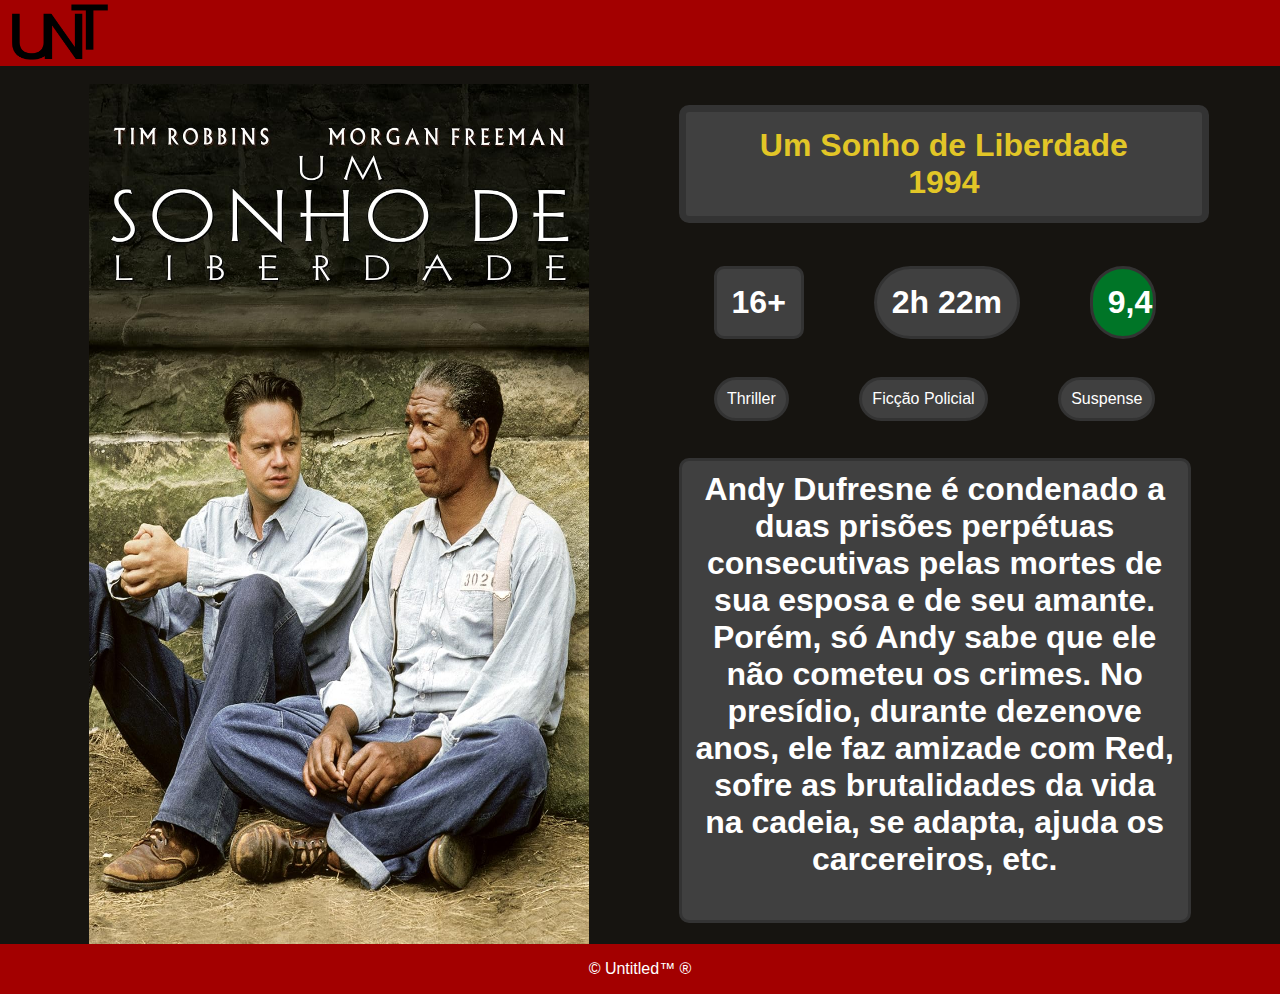
<file: Filmes/sonhoLiberdade.html>
<!DOCTYPE html>
<html lang="en">

<head>
    <meta charset="UTF-8">
    <meta name="viewport" content="width=device-width, initial-scale=1.0">
    <title>Um Sonho de Liberdade</title>
    <link rel="stylesheet" href="../style.css">
    <link rel="icon" href="../imgs/icon.ico">
</head>

<body>
    <header>
        <a href="../index.html">
            <button style="background-color: rgba(0, 0, 0, 0);">
                <img src="../imgs/UNTITLEDmini.png" , width="100PX">
            </button>
        </a>

    </header>
    <br>
    <main>

        <div id="divonaBase">
            <img src="../imgs/sonho de liberdade.jpg" class="banner">

            <section style="width: 40%;">
                <h1 id="title">Um Sonho de Liberdade<br>1994</h1>
                <div id="row">
                    <h1 id="ageRate">16+</h1>
                    <h1 id="tempo">2h 22m</h1>
                    <h1 id="nota">9,4</h1>
                </div>
                <div id="row">
                    <p id="genero">Thriller</p>
                    <p id="genero">Ficção Policial</p>
                    <p id="genero">Suspense</p>
                </div>
                <h1 id="sinopse">Andy Dufresne é condenado a duas prisões perpétuas consecutivas pelas mortes de sua
                    esposa e de seu amante. Porém, só Andy sabe que ele não cometeu os crimes. No presídio, durante
                    dezenove anos, ele faz amizade com Red, sofre as brutalidades da vida na cadeia, se adapta, ajuda os
                    carcereiros, etc. </p>
            </section>
        </div>


    </main>

    <footer>
        <p>&copy Untitled™ &reg</p>
    </footer>
</body>

</html>
</file>
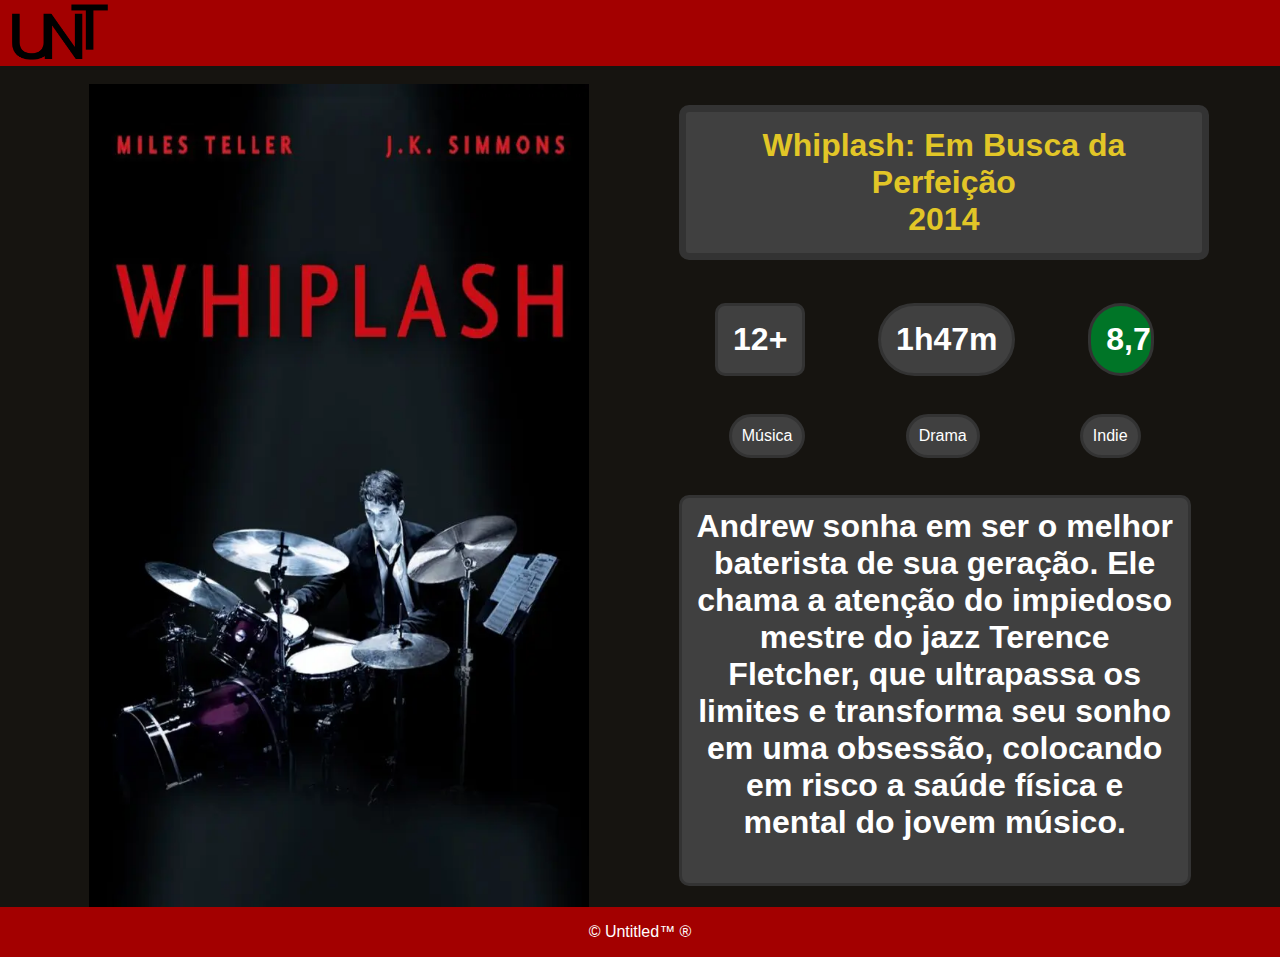
<file: Filmes/whiplash.html>
<!DOCTYPE html>
<html lang="en">

<head>
    <meta charset="UTF-8">
    <meta name="viewport" content="width=device-width, initial-scale=1.0">
    <title>Whiplash</title>
    <link rel="stylesheet" href="../style.css">
    <link rel="icon" href="../imgs/icon.ico">
</head>

<body>
    <header>
        <a href="../index.html">
            <button style="background-color: rgba(0, 0, 0, 0);">
                <img src="../imgs/UNTITLEDmini.png" , width="100PX">
            </button>
        </a>

    </header>
    <br>
    <main>

        <div id="divonaBase">
            <img src="../imgs/whiplash.webp" class="banner">

            <section style="width: 40%;">
                <h1 id="title">Whiplash: Em Busca da Perfeição<br>2014</h1>
                <div id="row">
                    <h1 id="ageRate">12+</h1>
                    <h1 id="tempo">1h47m</h1>
                    <h1 id="nota">8,7</h1>
                </div>
                <div id="row">
                    <p id="genero">Música</p>
                    <p id="genero">Drama</p>
                    <p id="genero">Indie</p>
                </div>
                <h1 id="sinopse">Andrew sonha em ser o melhor baterista de sua geração. Ele chama a atenção do impiedoso
                    mestre do jazz Terence Fletcher, que ultrapassa os limites e transforma seu sonho em uma obsessão,
                    colocando em risco a saúde física e mental do jovem músico.</p>
            </section>
        </div>


    </main>

    <footer>
        <p>&copy Untitled™ &reg</p>
    </footer>
</body>

</html>
</file>
<file: style.css>
body {
    margin: 0;
    bottom: 0;
    padding: 0;

    color: white;
    background-color: #161410;
    font-family: 'Franklin Gothic Medium', 'Arial Narrow', Arial, sans-serif;
}

header {
    background-color: #a30000;
    display: flex;
    justify-content:space-between;
}
#Ybutton {
    background-color: #e2c627;
    padding: 10px;
    width: 150px;
    border-radius: 30px;
}

#sobremimButton{
    padding: 25px;
    background-color: #a30000;
    color: rgb(255, 225, 0);
}

#MainButtons {
    display: flex;
    justify-content: space-around;
}

#indexTitles {
    background-color: #404040;
    width: 150px;
    padding: 10px;
    border-end-end-radius: 20px;
}

#welcome {
    background-image: url("./imgs/background.png");
    width: 100%;
    height: 400px;
    background-position: 10px;
    background-size: cover;

    text-transform: capitalize;
}

main {
    text-align: center;
}

#titles {
    display: flex;
    justify-content: space-between;
}

#vejamais {
    background-color: #404040;
    width: 100px;
    padding: 1px;
    border-end-start-radius: 20px;
    color: white;
    height: 20px;
}

tr {
    justify-content: space-around;
}

table {
    width: 100%;
}

footer {
    background-color: #a30000;

    width: 100%;
    position: absolute;
    bottom: 0 auto;
    text-align: center;
}

#divonaBase {
    display: flex;
    justify-content: space-evenly;
}

#title {
    background-color: #404040;
    width: 95%;
    padding: 15px;
    border-radius: 10px;
    border-style: solid;
    border-color: #333333;
    border-width: 7px;
    color: #e2c627;
}

#ageRate {
    background-color: #404040;
    padding: 15px;
    border-radius: 10px;
    border-style: solid;
    border-color: #333333;
}

#tempo {
    background-color: #404040;
    padding: 15px;
    border-radius: 50px;
    border-style: solid;
    border-color: #333333;
}

#nota {
    background-color: #007527;
    width: 30px;
    padding: 15px;
    border-radius: 50px;
    border-style: solid;
    border-color: #333333;
}

#row {
    display: flex;
    justify-content: space-around;
}

#genero {
    background-color: #404040;
    padding: 10px;
    border-radius: 50px;
    border-style: solid;
    border-color: #333333;
}

#sinopse{
    background-color: #404040;
    padding: 10px;
    border-radius: 10px;
    border-style: solid;
    border-color: #333333;
}

header button{
    border-color: rgba(0, 0, 0, 0);
}

.InvButton:hover{
    background-color: rgba(255, 0, 0, 0.749);
    border-color: rgba(255, 0, 0, 0);
    transition: 0.5s;
    transform: scale(1.1,1.1);
}

.sobreMim{
    display: flex;
    justify-content: space-around;
}

#sobreMimTxt{
    background-color: #333333;
    padding: 10px;
    border-style: solid;
    border-radius: 15px;
    border-color: #404040;
    border-width: 10px;
    width: 40%;
}

.banner{
    width: 500px;
}
</file>
<file: style-sobremim.css>
body{
    margin: 0;
    bottom: 0;
    padding: 0;

    color: white;
    background-color: #161410;
    font-family: 'Franklin Gothic Medium', 'Arial Narrow', Arial, sans-serif;
}

main{
    margin: 10px;
}

header{
    background-color: #a30000;
    color: white;
    display: flex;
    justify-content:space-between;
}

#card{
    padding: 15px;
    background-color: #a30000;
    display: flex;
}

summary:hover{
    width: 215px;
    transition: 0.25s;
    background-color: #292929;
    border-radius: 10px;
}

header>nav>ul{
    width: 500px;
    display: flex;
    justify-content: space-between;
    list-style-type: none;
}

#foto{
    border-radius: 10px;
}

.imagem{
    width: 500px;
    border-radius: 50px;
}

#tierS{
    background-color: rgb(255, 74, 74);
}

#tierA{
    background-color: rgb(255, 166, 0);
}

#tierB{
    background-color: rgb(255, 255, 0);
}

#tierC{
    background-color: rgb(75, 255, 75);
}

.tiers{
    color: black;
    padding: 10px;
}

header button{
    border-color: rgba(0, 0, 0, 0);
}

footer {
    background-color: #a30000;

    width: 100%;
    position: absolute;
    text-align: center;
}
</file>
